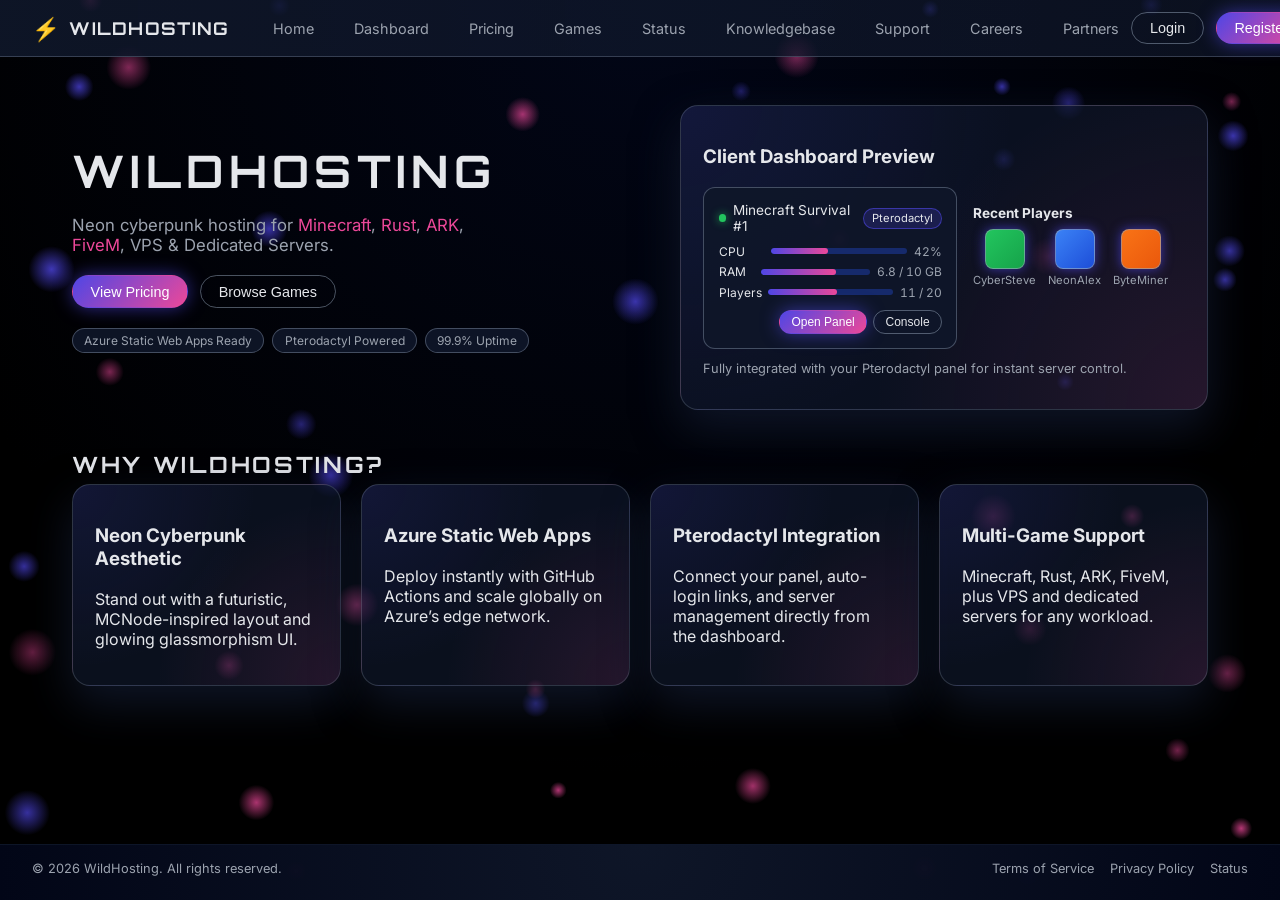
<file: index.html>
<!DOCTYPE html>
<html lang="en">
<head>
  <meta charset="UTF-8" />
  <title>WildHosting - Neon Game Server Hosting</title>
  <meta name="viewport" content="width=device-width, initial-scale=1.0" />
  <meta
    name="description"
    content="WildHosting - Neon cyberpunk hosting for Minecraft, Rust, ARK, FiveM, VPS and Dedicated Servers."
  />
  <link rel="stylesheet" href="styles.css" />
  <link rel="preconnect" href="https://fonts.googleapis.com" />
  <link rel="preconnect" href="https://fonts.gstatic.com" crossorigin />
  <link
    href="https://fonts.googleapis.com/css2?family=Orbitron:wght@400;600;800&family=Inter:wght@300;400;500;600;700&display=swap"
    rel="stylesheet"
  />
</head>
<body>
  <!-- Animated orb background -->
  <canvas id="orbCanvas"></canvas>

  <div class="app-shell">
    <!-- Top navigation -->
    <header class="navbar">
      <div class="nav-left">
        <div class="brand">
          <span class="brand-logo">⚡</span>
          <span class="brand-name">WildHosting</span>
        </div>
        <nav class="nav-links">
          <a href="#home" data-route>Home</a>
          <a href="#dashboard" data-route>Dashboard</a>
          <a href="#pricing" data-route>Pricing</a>
          <a href="#games" data-route>Games</a>
          <a href="#status" data-route>Status</a>
          <a href="#knowledgebase" data-route>Knowledgebase</a>
          <a href="#support" data-route>Support</a>
          <a href="#careers" data-route>Careers</a>
          <a href="#partners" data-route>Partners</a>
      </nav>
      </div>
      <div class="nav-right">
        <button class="btn ghost" id="loginBtn">Login</button>
        <button class="btn primary" id="registerBtn">Register</button>
      </div>
      <button class="nav-toggle" id="navToggle">☰</button>
    </header>

    <!-- Main content (SPA-style pages) -->
    <main id="app">
      <!-- HOME / DASHBOARD LANDING -->
      <section class="page active" id="home">
        <div class="hero">
          <div class="hero-text">
            <h1>WildHosting</h1>
            <p class="hero-subtitle">
              Neon cyberpunk hosting for <span>Minecraft</span>, <span>Rust</span>, <span>ARK</span>, <span>FiveM</span>, VPS & Dedicated Servers.
            </p>
            <div class="hero-actions">
              <button class="btn primary" data-route href="#pricing">View Pricing</button>
              <button class="btn ghost" data-route href="#games">Browse Games</button>
            </div>
            <div class="hero-badges">
              <span class="badge">Azure Static Web Apps Ready</span>
              <span class="badge">Pterodactyl Powered</span>
              <span class="badge">99.9% Uptime</span>
            </div>
          </div>
          <div class="hero-visual">
            <div class="glass-card hero-card">
              <h3>Client Dashboard Preview</h3>
              <div class="hero-dashboard">
                <div class="hero-server">
                  <div class="server-header">
                    <span class="status-dot online"></span>
                    <span>Minecraft Survival #1</span>
                    <span class="tag">Pterodactyl</span>
                  </div>
                  <div class="server-body">
                    <div class="metric">
                      <span>CPU</span>
                      <div class="metric-bar">
                        <div class="metric-fill" style="width: 42%"></div>
                      </div>
                      <span class="metric-value">42%</span>
                    </div>
                    <div class="metric">
                      <span>RAM</span>
                      <div class="metric-bar">
                        <div class="metric-fill" style="width: 68%"></div>
                      </div>
                      <span class="metric-value">6.8 / 10 GB</span>
                    </div>
                    <div class="metric">
                      <span>Players</span>
                      <div class="metric-bar">
                        <div class="metric-fill" style="width: 55%"></div>
                      </div>
                      <span class="metric-value">11 / 20</span>
                    </div>
                  </div>
                  <div class="server-footer">
                    <button class="btn tiny primary">Open Panel</button>
                    <button class="btn tiny ghost">Console</button>
                  </div>
                </div>
                <div class="hero-skins">
                  <h4>Recent Players</h4>
                  <div class="skin-row">
                    <!-- CLIENT DASHBOARD -->
<section class="page" id="dashboard">
  <section class="section">
    <h2 class="section-title">Client Dashboard</h2>
    <p class="section-subtitle">
      Overview of your services, billing, and recent activity.
    </p>

    <div class="grid" style="grid-template-columns: minmax(0,1.4fr) minmax(0,1fr); gap:1.25rem;">
      <!-- Left: Services & Billing -->
      <div class="glass-card">
        <h3>Active Services</h3>
        <table class="tickets-table" style="margin-bottom:1rem;">
          <thead>
            <tr>
              <th>Service</th>
              <th>Location</th>
              <th>Next Due</th>
              <th>Amount</th>
            </tr>
          </thead>
          <tbody>
            <tr>
              <td>Minecraft - Grass Plan</td>
              <td>EU - Amsterdam</td>
              <td>2026-07-01</td>
              <td>€5.99</td>
            </tr>
            <tr>
              <td>Rust - Wasteland</td>
              <td>NA - Dallas</td>
              <td>2026-07-03</td>
              <td>€14.99</td>
            </tr>
          </tbody>
        </table>

        <h3>Billing Summary</h3>
        <div class="grid" style="grid-template-columns: repeat(auto-fit,minmax(140px,1fr)); gap:0.75rem;">
          <div class="glass-card" style="padding:0.7rem 0.8rem;">
            <p style="font-size:0.75rem;color:#9ca3af;margin:0 0 0.25rem;">Current Balance</p>
            <p style="font-size:1.1rem;margin:0;">€0.00</p>
          </div>
          <div class="glass-card" style="padding:0.7rem 0.8rem;">
            <p style="font-size:0.75rem;color:#9ca3af;margin:0 0 0.25rem;">Next Invoice</p>
            <p style="font-size:1.1rem;margin:0;">€20.98</p>
          </div>
          <div class="glass-card" style="padding:0.7rem 0.8rem;">
            <p style="font-size:0.75rem;color:#9ca3af;margin:0 0 0.25rem;">Open Tickets</p>
            <p style="font-size:1.1rem;margin:0;">1</p>
          </div>
        </div>
      </div>

      <!-- Right: Invoices & Payment Methods -->
      <div class="glass-card">
        <h3>Recent Invoices</h3>
        <table class="tickets-table">
          <thead>
            <tr>
              <th>#</th>
              <th>Date</th>
              <th>Total</th>
              <th>Status</th>
            </tr>
          </thead>
          <tbody>
            <tr>
              <td>INV-2041</td>
              <td>2026-06-01</td>
              <td>€20.98</td>
              <td><span class="status-pill status-ok">Paid</span></td>
            </tr>
            <tr>
              <td>INV-2038</td>
              <td>2026-05-01</td>
              <td>€18.99</td>
              <td><span class="status-pill status-ok">Paid</span></td>
            </tr>
          </tbody>
        </table>

        <h3 style="margin-top:1rem;">Payment Methods</h3>
        <div class="grid" style="grid-template-columns: repeat(auto-fit,minmax(140px,1fr)); gap:0.75rem;">
          <div class="glass-card" style="padding:0.7rem 0.8rem;">
            <p style="font-size:0.8rem;margin:0 0 0.25rem;">Visa •••• 4242</p>
            <p style="font-size:0.75rem;color:#9ca3af;margin:0;">Expires 08/28</p>
          </div>
          <div class="glass-card" style="padding:0.7rem 0.8rem;display:flex;align-items:center;justify-content:center;">
            <button class="btn ghost" style="width:100%;">Add Payment Method</button>
          </div>
        </div>
      </div>
    </div>
  </section>

  <!-- Activity -->
  <section class="section">
    <h2 class="section-title">Recent Activity</h2>
    <div class="glass-card">
      <ul style="list-style:none;padding:0;margin:0;font-size:0.8rem;color:#9ca3af;">
        <li>• 2026-06-18 09:12 — Restarted Minecraft Survival #1 via Pterodactyl.</li>
        <li>• 2026-06-17 21:03 — Paid invoice INV-2041.</li>
        <li>• 2026-06-16 18:44 — Opened ticket #1024 (Minecraft TPS issues).</li>
      </ul>
    </div>
  </section>
</section>

                    <!-- Placeholder Minecraft skins (replace with your own images/URLs) -->
                    <div class="skin">
                      <div class="skin-avatar skin1"></div>
                      <span>CyberSteve</span>
                    </div>
                    <div class="skin">
                      <div class="skin-avatar skin2"></div>
                      <span>NeonAlex</span>
                    </div>
                    <div class="skin">
                      <div class="skin-avatar skin3"></div>
                      <span>ByteMiner</span>
                    </div>
                  </div>
                </div>
              </div>
              <p class="hero-note">
                Fully integrated with your Pterodactyl panel for instant server control.
              </p>
            </div>
          </div>
        </div>

        <!-- Quick feature grid -->
        <section class="section">
          <h2 class="section-title">Why WildHosting?</h2>
          <div class="grid features-grid">
            <div class="glass-card">
              <h3>Neon Cyberpunk Aesthetic</h3>
              <p>Stand out with a futuristic, MCNode-inspired layout and glowing glassmorphism UI.</p>
            </div>
            <div class="glass-card">
              <h3>Azure Static Web Apps</h3>
              <p>Deploy instantly with GitHub Actions and scale globally on Azure’s edge network.</p>
            </div>
            <div class="glass-card">
              <h3>Pterodactyl Integration</h3>
              <p>Connect your panel, auto-login links, and server management directly from the dashboard.</p>
            </div>
            <div class="glass-card">
              <h3>Multi-Game Support</h3>
              <p>Minecraft, Rust, ARK, FiveM, plus VPS and dedicated servers for any workload.</p>
            </div>
          </div>
        </section>
      </section>

      <!-- PRICING -->
      <section class="page" id="pricing">
        <section class="section">
          <h2 class="section-title">Pricing</h2>
          <p class="section-subtitle">
            Transparent, simple pricing for every game and workload.
          </p>

          <div class="pricing-tabs">
            <button class="tab-btn active" data-pricing-tab="mc">Minecraft</button>
            <button class="tab-btn" data-pricing-tab="rust">Rust</button>
            <button class="tab-btn" data-pricing-tab="ark">ARK</button>
            <button class="tab-btn" data-pricing-tab="fivem">FiveM</button>
            <button class="tab-btn" data-pricing-tab="vps">VPS</button>
            <button class="tab-btn" data-pricing-tab="dedicated">Dedicated</button>
          </div>

          <div class="pricing-grid" id="pricingGrid">
            <!-- Filled by JS -->
          </div>
        </section>

        <!-- Pricing calculator -->
        <section class="section">
          <h2 class="section-title">Pricing Calculator</h2>
          <div class="glass-card calculator-card">
            <div class="calc-grid">
              <div class="calc-inputs">
                <label>
                  <span>Game</span>
                  <select id="calcGame">
                    <option value="minecraft">Minecraft</option>
                    <option value="rust">Rust</option>
                    <option value="ark">ARK</option>
                    <option value="fivem">FiveM</option>
                    <option value="vps">VPS</option>
                    <option value="dedicated">Dedicated</option>
                  </select>
                </label>
                <label>
                  <span>RAM (GB)</span>
                  <input type="range" id="calcRam" min="2" max="32" value="8" />
                  <span id="calcRamValue">8 GB</span>
                </label>
                <label>
                  <span>Storage (GB)</span>
                  <input type="range" id="calcStorage" min="20" max="500" value="100" />
                  <span id="calcStorageValue">100 GB</span>
                </label>
                <label>
                  <span>Slots / vCores</span>
                  <input type="range" id="calcSlots" min="10" max="200" value="40" />
                  <span id="calcSlotsValue">40</span>
                </label>
              </div>
              <div class="calc-result">
                <h3>Estimated Monthly Price</h3>
                <p class="calc-price"><span id="calcPrice">€14.99</span> / month</p>
                <p class="calc-note">
                  This is an estimate. Final pricing may vary based on location and add-ons.
                </p>
                <button class="btn primary">Continue to Checkout</button>
              </div>
            </div>
          </div>
        </section>
      </section>

      <!-- GAMES / PRODUCTS -->
      <section class="page" id="games">
        <section class="section">
          <h2 class="section-title">Game & Server Hosting</h2>
          <div class="grid games-grid">
            <div class="glass-card game-card">
              <h3>Minecraft</h3>
              <p>Optimized for Paper, Spigot, Fabric, and modpacks. Low latency, DDoS protected.</p>
              <button class="btn primary" data-route href="#pricing">View Plans</button>
            </div>
            <div class="glass-card game-card">
              <h3>Rust</h3>
              <p>High tickrate Rust servers with powerful CPUs and instant mod support.</p>
              <button class="btn primary" data-route href="#pricing">View Plans</button>
            </div>
            <div class="glass-card game-card">
              <h3>ARK</h3>
              <p>Cluster-ready ARK servers with generous storage and backups.</p>
              <button class="btn primary" data-route href="#pricing">View Plans</button>
            </div>
            <div class="glass-card game-card">
              <h3>FiveM</h3>
              <p>Roleplay-ready FiveM servers with blazing fast NVMe storage.</p>
              <button class="btn primary" data-route href="#pricing">View Plans</button>
            </div>
            <div class="glass-card game-card">
              <h3>VPS</h3>
              <p>Flexible Linux VPS for custom game servers, bots, and web apps.</p>
              <button class="btn primary" data-route href="#pricing">View Plans</button>
            </div>
            <div class="glass-card game-card">
              <h3>Dedicated Servers</h3>
              <p>Bare-metal performance for large communities and enterprises.</p>
              <button class="btn primary" data-route href="#pricing">View Plans</button>
            </div>
          </div>
        </section>

        <!-- Pterodactyl integration section -->
        <section class="section">
          <h2 class="section-title">Pterodactyl Panel Integration</h2>
          <div class="grid ptero-grid">
            <div class="glass-card">
              <h3>Single Sign-On (Front-end)</h3>
              <p>
                Link your WildHosting account to your Pterodactyl panel. Use secure tokens or OAuth
                (configured on your backend) to auto-login users into the panel.
              </p>
              <button class="btn ghost">Configure Integration</button>
            </div>
            <div class="glass-card">
              <h3>Server Management</h3>
              <p>
                From the dashboard, open console, restart servers, and view resource usage via
                Pterodactyl’s API (implemented in your backend).
              </p>
              <button class="btn ghost">View API Docs</button>
            </div>
            <div class="glass-card">
              <h3>Panel Shortcuts</h3>
              <p>
                Add direct links to your panel, subdomain, and server list for quick access.
              </p>
              <button class="btn ghost">Open Panel</button>
            </div>
          </div>
        </section>

        <!-- Server location map (stylized) -->
        <section class="section">
          <h2 class="section-title">Global Server Locations</h2>
          <p class="section-subtitle">
            Low latency worldwide with strategically placed data centers.
          </p>
          <div class="glass-card map-card">
            <div class="map">
              <div class="map-point eu">EU</div>
              <div class="map-point na">NA</div>
              <div class="map-point sa">SA</div>
              <div class="map-point asia">AS</div>
              <div class="map-point oce">OC</div>
            </div>
            <div class="map-legend">
              <div><span class="dot eu"></span> Europe (Frankfurt, Amsterdam)</div>
              <div><span class="dot na"></span> North America (New York, Dallas)</div>
              <div><span class="dot sa"></span> South America (São Paulo)</div>
              <div><span class="dot asia"></span> Asia (Singapore, Tokyo)</div>
              <div><span class="dot oce"></span> Oceania (Sydney)</div>
            </div>
          </div>
        </section>

        <!-- Testimonials -->
        <section class="section">
          <h2 class="section-title">Testimonials</h2>
          <div class="grid testimonials-grid">
            <div class="glass-card testimonial">
              <p>“Our Minecraft network saw a 40% ping reduction after moving to WildHosting.”</p>
              <span class="testimonial-name">NeonCraft Network</span>
            </div>
            <div class="glass-card testimonial">
              <p>“The dashboard and Pterodactyl integration make managing Rust servers painless.”</p>
              <span class="testimonial-name">RustRunners</span>
            </div>
            <div class="glass-card testimonial">
              <p>“Support solved our FiveM performance issues in under an hour.”</p>
              <span class="testimonial-name">NightCity RP</span>
            </div>
          </div>
        </section>
      </section>

      <!-- STATUS PAGE -->
      <section class="page" id="status">
        <section class="section">
          <h2 class="section-title">Status</h2>
          <p class="section-subtitle">
            Live overview of our platform health (sample static data).
          </p>
          <div class="grid status-grid">
            <div class="glass-card">
              <h3>Core Platform</h3>
              <div class="status-row">
                <span>API</span><span class="status-pill status-ok">Operational</span>
              </div>
              <div class="status-row">
                <span>Client Dashboard</span><span class="status-pill status-ok">Operational</span>
              </div>
              <div class="status-row">
                <span>Pterodactyl Panel</span><span class="status-pill status-ok">Operational</span>
              </div>
            </div>
            <div class="glass-card">
              <h3>Regions</h3>
              <div class="status-row">
                <span>EU</span><span class="status-pill status-ok">Operational</span>
              </div>
              <div class="status-row">
                <span>NA</span><span class="status-pill status-ok">Operational</span>
              </div>
              <div class="status-row">
                <span>AS</span><span class="status-pill status-minor">Minor Latency</span>
              </div>
            </div>
            <div class="glass-card">
              <h3>History</h3>
              <p>No major incidents reported in the last 30 days.</p>
            </div>
          </div>
        </section>
      </section>

      <!-- KNOWLEDGEBASE -->
      <section class="page" id="knowledgebase">
        <section class="section">
          <h2 class="section-title">Knowledgebase</h2>
          <p class="section-subtitle">
            Guides and articles to help you get started.
          </p>
          <div class="grid kb-grid">
            <div class="glass-card">
              <h3>Getting Started</h3>
              <ul>
                <li>Creating your first Minecraft server</li>
                <li>Connecting your domain</li>
                <li>Using the client dashboard</li>
              </ul>
            </div>
            <div class="glass-card">
              <h3>Pterodactyl Panel</h3>
              <ul>
                <li>Accessing the panel</li>
                <li>Creating SFTP users</li>
                <li>Managing backups</li>
              </ul>
            </div>
            <div class="glass-card">
              <h3>Billing & Accounts</h3>
              <ul>
                <li>Understanding invoices</li>
                <li>Upgrading/downgrading plans</li>
                <li>Canceling a service</li>
              </ul>
            </div>
          </div>
        </section>

        <!-- FAQ -->
        <section class="section">
          <h2 class="section-title">FAQ</h2>
          <div class="faq-list">
            <div class="faq-item">
              <button class="faq-question">
                What payment methods do you accept?
                <span class="faq-toggle">+</span>
              </button>
              <div class="faq-answer">
                We accept major credit cards, PayPal, and select regional payment methods.
              </div>
            </div>
            <div class="faq-item">
              <button class="faq-question">
                Can I migrate my existing server?
                <span class="faq-toggle">+</span>
              </button>
              <div class="faq-answer">
                Yes, our support team can help you migrate from most providers at no extra cost.
              </div>
            </div>
            <div class="faq-item">
              <button class="faq-question">
                Do you offer backups?
                <span class="faq-toggle">+</span>
              </button>
              <div class="faq-answer">
                Automated backups are included on most plans. You can configure frequency in the dashboard.
              </div>
            </div>
          </div>
        </section>
      </section>

      <!-- SUPPORT (Tickets + Contact) -->
      <section class="page" id="support">
        <section class="section">
          <h2 class="section-title">Support Center</h2>
          <div class="grid support-grid">
            <div class="glass-card">
              <h3>Support Tickets</h3>
              <p>View and manage your tickets (sample UI).</p>
              <table class="tickets-table">
                <thead>
                  <tr>
                    <th>ID</th>
                    <th>Subject</th>
                    <th>Status</th>
                    <th>Last Update</th>
                  </tr>
                </thead>
                <tbody>
                  <tr>
                    <td>#1024</td>
                    <td>Minecraft TPS issues</td>
                    <td><span class="status-pill status-ok">Open</span></td>
                    <td>2h ago</td>
                  </tr>
                  <tr>
                    <td>#1019</td>
                    <td>Billing question</td>
                    <td><span class="status-pill status-ok">Resolved</span></td>
                    <td>1d ago</td>
                  </tr>
                </tbody>
              </table>
              <button class="btn primary">Open New Ticket</button>
            </div>

            <div class="glass-card">
              <h3>Contact Us</h3>
              <p>Fully working contact form (front-end). Connect it to your backend or form service.</p>
              <form id="contactForm" class="contact-form">
                <label>
                  <span>Name</span>
                  <input type="text" id="contactName" required />
                </label>
                <label>
                  <span>Email</span>
                  <input type="email" id="contactEmail" required />
                </label>
                <label>
                  <span>Subject</span>
                  <input type="text" id="contactSubject" required />
                </label>
                <label>
                  <span>Message</span>
                  <textarea id="contactMessage" rows="4" required></textarea>
                </label>
                <button type="submit" class="btn primary">Send Message</button>
                <p id="contactStatus" class="contact-status"></p>
              </form>
            </div>
          </div>
        </section>
      </section>

      <!-- CAREERS -->
      <section class="page" id="careers">
        <section class="section">
          <h2 class="section-title">Careers</h2>
          <p class="section-subtitle">
            Join the WildHosting crew and help power the next generation of game servers.
          </p>
          <div class="grid careers-grid">
            <div class="glass-card">
              <h3>Support Engineer</h3>
              <p>Help customers with performance, configuration, and migrations.</p>
              <button class="btn ghost">Apply</button>
            </div>
            <div class="glass-card">
              <h3>DevOps Engineer</h3>
              <p>Build and maintain our Azure and Pterodactyl infrastructure.</p>
              <button class="btn ghost">Apply</button>
            </div>
            <div class="glass-card">
              <h3>Community Manager</h3>
              <p>Grow and support our creator and server owner community.</p>
              <button class="btn ghost">Apply</button>
            </div>
          </div>
        </section>
      </section>

      <!-- PARTNERS / AFFILIATES -->
      <section class="page" id="partners">
        <section class="section">
          <h2 class="section-title">Partners & Affiliates</h2>
          <p class="section-subtitle">
            Earn revenue by promoting WildHosting to your community.
          </p>
          <div class="grid partners-grid">
            <div class="glass-card">
              <h3>Affiliate Program</h3>
              <p>Earn recurring commissions for every active referral.</p>
              <button class="btn primary">Join Program</button>
            </div>
            <div class="glass-card">
              <h3>Creator Sponsorships</h3>
              <p>Custom deals for YouTubers, streamers, and community owners.</p>
              <button class="btn ghost">Apply</button>
            </div>
            <div class="glass-card">
              <h3>Partner Networks</h3>
              <p>Bundle WildHosting with your modpacks, plugins, or communities.</p>
              <button class="btn ghost">Contact Partner Team</button>
            </div>
          </div>
        </section>
      </section>

      <!-- TERMS / PRIVACY (simple pages) -->
      <section class="page" id="terms">
        <section class="section">
          <h2 class="section-title">Terms of Service</h2>
          <div class="glass-card legal-card">
            <p>
              This is placeholder text. Replace with your actual Terms of Service. Include details
              about acceptable use, billing, refunds, and data handling.
            </p>
          </div>
        </section>
      </section>

      <section class="page" id="privacy">
        <section class="section">
          <h2 class="section-title">Privacy Policy</h2>
          <div class="glass-card legal-card">
            <p>
              This is placeholder text. Replace with your actual Privacy Policy. Explain what data
              you collect, how it is used, and how users can request deletion.
            </p>
          </div>
        </section>
      </section>
    </main>

    <!-- FOOTER -->
    <footer class="footer">
      <div class="footer-left">
        <span>© <span id="year"></span> WildHosting. All rights reserved.</span>
      </div>
      <div class="footer-right">
        <a href="#terms" data-route>Terms of Service</a>
        <a href="#privacy" data-route>Privacy Policy</a>
        <a href="#status" data-route>Status</a>
      </div>
    </footer>
  </div>

  <!-- Auth Modals -->
  <div class="modal-overlay" id="authModal">
    <div class="modal">
      <button class="modal-close" id="authClose">×</button>
      <div class="modal-tabs">
        <button class="tab-btn active" data-auth-tab="login">Login</button>
        <button class="tab-btn" data-auth-tab="register">Register</button>
      </div>
      <div class="modal-body">
        <form id="loginForm" class="auth-form active">
          <label>
            <span>Email</span>
            <input type="email" required />
          </label>
          <label>
            <span>Password</span>
            <input type="password" required />
          </label>
          <button type="submit" class="btn primary">Login</button>
        </form>
        <form id="registerForm" class="auth-form">
          <label>
            <span>Email</span>
            <input type="email" required />
          </label>
          <label>
            <span>Password</span>
            <input type="password" required />
          </label>
          <label>
            <span>Confirm Password</span>
            <input type="password" required />
          </label>
          <button type="submit" class="btn primary">Register</button>
        </form>
      </div>
    </div>
  </div>

  <script src="script.js"></script>
</body>
</html>
</file>
<file: styles.css>
:root {
  --bg: #020617;
  --bg-alt: #05091f;
  --accent: #4f46e5;
  --accent-soft: rgba(79, 70, 229, 0.3);
  --accent2: #ec4899;
  --text: #e5e7eb;
  --muted: #9ca3af;
  --danger: #f97373;
  --success: #22c55e;
  --glass: rgba(15, 23, 42, 0.7);
  --border: rgba(148, 163, 184, 0.25);
  --radius-lg: 18px;
  --radius-md: 12px;
  --radius-sm: 8px;
  --shadow-soft: 0 18px 45px rgba(15, 23, 42, 0.9);
}

*,
*::before,
*::after {
  box-sizing: border-box;
}

html,
body {
  margin: 0;
  padding: 0;
  height: 100%;
  font-family: "Inter", system-ui, -apple-system, BlinkMacSystemFont, "Segoe UI",
    sans-serif;
  color: var(--text);
  background: radial-gradient(circle at top, #0f172a 0, #020617 55%, #000 100%);
  overflow-x: hidden;
}

/* Orb canvas background */
#orbCanvas {
  position: fixed;
  inset: 0;
  z-index: 0;
  background: radial-gradient(circle at top, #020617 0, #000 70%);
}

/* App shell */
.app-shell {
  position: relative;
  z-index: 1;
  min-height: 100vh;
  display: flex;
  flex-direction: column;
}

/* Navbar */
.navbar {
  position: sticky;
  top: 0;
  z-index: 10;
  display: flex;
  align-items: center;
  justify-content: space-between;
  padding: 0.75rem 2rem;
  backdrop-filter: blur(18px);
  background: linear-gradient(
    to right,
    rgba(15, 23, 42, 0.9),
    rgba(15, 23, 42, 0.7)
  );
  border-bottom: 1px solid rgba(148, 163, 184, 0.3);
}

.nav-left {
  display: flex;
  align-items: center;
  gap: 2rem;
}

.brand {
  display: flex;
  align-items: center;
  gap: 0.5rem;
  font-family: "Orbitron", sans-serif;
  font-weight: 700;
  letter-spacing: 0.08em;
  text-transform: uppercase;
}

.brand-logo {
  font-size: 1.4rem;
  color: var(--accent2);
}

.brand-name {
  font-size: 1.1rem;
}

.nav-links {
  display: flex;
  gap: 1rem;
}

.nav-links a {
  color: var(--muted);
  text-decoration: none;
  font-size: 0.9rem;
  padding: 0.35rem 0.75rem;
  border-radius: 999px;
  transition: color 0.2s, background 0.2s;
}

.nav-links a:hover {
  color: var(--text);
  background: rgba(15, 23, 42, 0.9);
}

.nav-right {
  display: flex;
  gap: 0.75rem;
}

.nav-toggle {
  display: none;
  background: none;
  border: none;
  color: var(--text);
  font-size: 1.4rem;
}

/* Buttons */
.btn {
  border-radius: 999px;
  border: 1px solid transparent;
  padding: 0.45rem 1.1rem;
  font-size: 0.9rem;
  cursor: pointer;
  font-weight: 500;
  transition: background 0.2s, color 0.2s, border-color 0.2s, transform 0.1s;
}

.btn.primary {
  background: linear-gradient(135deg, var(--accent), var(--accent2));
  color: white;
  box-shadow: 0 0 18px rgba(79, 70, 229, 0.6);
}

.btn.primary:hover {
  transform: translateY(-1px);
  box-shadow: 0 0 24px rgba(79, 70, 229, 0.9);
}

.btn.ghost {
  background: transparent;
  color: var(--text);
  border-color: rgba(148, 163, 184, 0.5);
}

.btn.ghost:hover {
  background: rgba(15, 23, 42, 0.9);
}

.btn.tiny {
  padding: 0.25rem 0.7rem;
  font-size: 0.75rem;
}

/* Main layout */
main#app {
  flex: 1;
  padding: 1.5rem 2rem 3rem;
  max-width: 1200px;
  margin: 0 auto;
}

/* Pages */
.page {
  display: none;
  animation: fadeIn 0.4s ease-out;
}

.page.active {
  display: block;
}

/* Hero */
.hero {
  display: grid;
  grid-template-columns: minmax(0, 1.2fr) minmax(0, 1.1fr);
  gap: 2rem;
  margin-top: 1.5rem;
  margin-bottom: 2.5rem;
}

.hero-text h1 {
  font-family: "Orbitron", sans-serif;
  font-size: 2.8rem;
  letter-spacing: 0.12em;
  text-transform: uppercase;
  margin-bottom: 0.75rem;
}

.hero-subtitle {
  font-size: 1.05rem;
  color: var(--muted);
  max-width: 28rem;
}

.hero-subtitle span {
  color: var(--accent2);
}

.hero-actions {
  margin-top: 1.25rem;
  display: flex;
  gap: 0.75rem;
}

.hero-badges {
  margin-top: 1.25rem;
  display: flex;
  flex-wrap: wrap;
  gap: 0.5rem;
}

.badge {
  font-size: 0.75rem;
  padding: 0.25rem 0.7rem;
  border-radius: 999px;
  border: 1px solid rgba(148, 163, 184, 0.4);
  background: rgba(15, 23, 42, 0.9);
  color: var(--muted);
}

.hero-visual {
  display: flex;
  align-items: stretch;
}

.hero-card {
  width: 100%;
}

/* Glass cards */
.glass-card {
  background: radial-gradient(circle at top left, rgba(79, 70, 229, 0.12), transparent 55%),
    radial-gradient(circle at bottom right, rgba(236, 72, 153, 0.12), transparent 55%),
    var(--glass);
  border-radius: var(--radius-lg);
  border: 1px solid var(--border);
  box-shadow: var(--shadow-soft);
  padding: 1.25rem 1.4rem;
  position: relative;
  overflow: hidden;
}

.glass-card::before {
  content: "";
  position: absolute;
  inset: 0;
  background: linear-gradient(
    135deg,
    rgba(79, 70, 229, 0.2),
    rgba(236, 72, 153, 0.2)
  );
  opacity: 0;
  mix-blend-mode: screen;
  pointer-events: none;
  transition: opacity 0.3s;
}

.glass-card:hover::before {
  opacity: 0.25;
}

/* Hero dashboard */
.hero-dashboard {
  display: grid;
  grid-template-columns: minmax(0, 1.2fr) minmax(0, 1fr);
  gap: 1rem;
}

.hero-server {
  background: rgba(15, 23, 42, 0.9);
  border-radius: var(--radius-md);
  padding: 0.9rem;
  border: 1px solid rgba(148, 163, 184, 0.4);
}

.server-header {
  display: flex;
  align-items: center;
  justify-content: space-between;
  font-size: 0.85rem;
  margin-bottom: 0.6rem;
}

.status-dot {
  width: 8px;
  height: 8px;
  border-radius: 999px;
  display: inline-block;
  margin-right: 0.4rem;
}

.status-dot.online {
  background: var(--success);
  box-shadow: 0 0 8px rgba(34, 197, 94, 0.8);
}

.tag {
  font-size: 0.7rem;
  padding: 0.15rem 0.5rem;
  border-radius: 999px;
  background: rgba(79, 70, 229, 0.2);
  border: 1px solid rgba(79, 70, 229, 0.6);
}

.metric {
  display: grid;
  grid-template-columns: 1fr 3fr auto;
  align-items: center;
  gap: 0.4rem;
  font-size: 0.75rem;
  margin-bottom: 0.35rem;
}

.metric-bar {
  height: 6px;
  border-radius: 999px;
  background: rgba(30, 64, 175, 0.5);
  overflow: hidden;
}

.metric-fill {
  height: 100%;
  border-radius: 999px;
  background: linear-gradient(90deg, var(--accent), var(--accent2));
}

.metric-value {
  font-variant-numeric: tabular-nums;
  color: var(--muted);
}

.server-footer {
  display: flex;
  justify-content: flex-end;
  gap: 0.4rem;
  margin-top: 0.6rem;
}

.hero-skins h4 {
  font-size: 0.85rem;
  margin-bottom: 0.5rem;
}

.skin-row {
  display: flex;
  gap: 0.75rem;
}

.skin {
  display: flex;
  flex-direction: column;
  align-items: center;
  font-size: 0.7rem;
  color: var(--muted);
}

.skin-avatar {
  width: 40px;
  height: 40px;
  border-radius: 8px;
  background-size: cover;
  background-position: center;
  border: 1px solid rgba(148, 163, 184, 0.6);
  box-shadow: 0 0 12px rgba(79, 70, 229, 0.7);
  margin-bottom: 0.25rem;
}

/* Placeholder skin backgrounds (replace with your own images) */
.skin1 {
  background-image: linear-gradient(135deg, #22c55e, #16a34a);
}
.skin2 {
  background-image: linear-gradient(135deg, #3b82f6, #1d4ed8);
}
.skin3 {
  background-image: linear-gradient(135deg, #f97316, #ea580c);
}

.hero-note {
  margin-top: 0.75rem;
  font-size: 0.8rem;
  color: var(--muted);
}

/* Sections */
.section {
  margin-bottom: 2.5rem;
}

.section-title {
  font-family: "Orbitron", sans-serif;
  font-size: 1.4rem;
  text-transform: uppercase;
  letter-spacing: 0.12em;
  margin-bottom: 0.4rem;
}

.section-subtitle {
  color: var(--muted);
  font-size: 0.9rem;
  margin-bottom: 1.2rem;
}

/* Grids */
.grid {
  display: grid;
  gap: 1.25rem;
}

.features-grid {
  grid-template-columns: repeat(auto-fit, minmax(220px, 1fr));
}

.games-grid {
  grid-template-columns: repeat(auto-fit, minmax(220px, 1fr));
}

.ptero-grid {
  grid-template-columns: repeat(auto-fit, minmax(240px, 1fr));
}

.testimonials-grid {
  grid-template-columns: repeat(auto-fit, minmax(240px, 1fr));
}

.status-grid {
  grid-template-columns: repeat(auto-fit, minmax(260px, 1fr));
}

.kb-grid {
  grid-template-columns: repeat(auto-fit, minmax(240px, 1fr));
}

.support-grid {
  grid-template-columns: minmax(0, 1.2fr) minmax(0, 1.1fr);
}

.careers-grid,
.partners-grid {
  grid-template-columns: repeat(auto-fit, minmax(240px, 1fr));
}

/* Pricing */
.pricing-tabs {
  display: flex;
  flex-wrap: wrap;
  gap: 0.5rem;
  margin-bottom: 1rem;
}

.pricing-grid {
  display: grid;
  grid-template-columns: repeat(auto-fit, minmax(220px, 1fr));
  gap: 1.25rem;
}

.tab-btn {
  border-radius: 999px;
  border: 1px solid rgba(148, 163, 184, 0.5);
  background: rgba(15, 23, 42, 0.9);
  color: var(--muted);
  padding: 0.35rem 0.9rem;
  font-size: 0.8rem;
  cursor: pointer;
  transition: background 0.2s, color 0.2s, border-color 0.2s;
}

.tab-btn.active {
  color: var(--text);
  border-color: var(--accent2);
  background: radial-gradient(circle at top, rgba(79, 70, 229, 0.4), rgba(15, 23, 42, 0.9));
}

/* Calculator */
.calculator-card {
  margin-top: 1rem;
}

.calc-grid {
  display: grid;
  grid-template-columns: minmax(0, 1.2fr) minmax(0, 1fr);
  gap: 1.5rem;
}

.calc-inputs label {
  display: block;
  font-size: 0.8rem;
  margin-bottom: 0.9rem;
}

.calc-inputs span {
  display: block;
  margin-bottom: 0.25rem;
  color: var(--muted);
}

.calc-inputs input[type="range"] {
  width: 100%;
}

.calc-inputs select,
.calc-inputs input,
.calc-inputs textarea {
  width: 100%;
  border-radius: var(--radius-sm);
  border: 1px solid rgba(148, 163, 184, 0.5);
  background: rgba(15, 23, 42, 0.9);
  color: var(--text);
  padding: 0.4rem 0.5rem;
  font-size: 0.85rem;
}

.calc-result {
  border-radius: var(--radius-md);
  border: 1px solid rgba(79, 70, 229, 0.6);
  background: radial-gradient(circle at top, rgba(79, 70, 229, 0.25), rgba(15, 23, 42, 0.95));
  padding: 1rem;
}

.calc-price {
  font-size: 1.6rem;
  margin: 0.4rem 0 0.6rem;
}

.calc-price span {
  color: var(--accent2);
  font-weight: 700;
}

.calc-note {
  font-size: 0.8rem;
  color: var(--muted);
  margin-bottom: 0.8rem;
}

/* Map */
.map-card {
  display: grid;
  grid-template-columns: minmax(0, 1.4fr) minmax(0, 1fr);
  gap: 1rem;
}

.map {
  position: relative;
  border-radius: var(--radius-md);
  border: 1px solid rgba(148, 163, 184, 0.5);
  background: radial-gradient(circle at center, #020617, #000);
  height: 220px;
  overflow: hidden;
}

.map::before {
  content: "";
  position: absolute;
  inset: 15%;
  border-radius: 999px;
  border: 1px dashed rgba(148, 163, 184, 0.4);
}

.map-point {
  position: absolute;
  width: 18px;
  height: 18px;
  border-radius: 999px;
  background: var(--accent);
  box-shadow: 0 0 18px rgba(79, 70, 229, 0.9);
  display: flex;
  align-items: center;
  justify-content: center;
  font-size: 0.7rem;
}

.map-point.eu {
  top: 30%;
  left: 45%;
}
.map-point.na {
  top: 35%;
  left: 25%;
}
.map-point.sa {
  top: 60%;
  left: 30%;
}
.map-point.asia {
  top: 40%;
  left: 65%;
}
.map-point.oce {
  top: 65%;
  left: 75%;
}

.map-legend {
  font-size: 0.8rem;
  color: var(--muted);
  display: flex;
  flex-direction: column;
  gap: 0.35rem;
}

.map-legend .dot {
  display: inline-block;
  width: 10px;
  height: 10px;
  border-radius: 999px;
  margin-right: 0.4rem;
}

.map-legend .dot.eu {
  background: #22c55e;
}
.map-legend .dot.na {
  background: #3b82f6;
}
.map-legend .dot.sa {
  background: #f97316;
}
.map-legend .dot.asia {
  background: #eab308;
}
.map-legend .dot.oce {
  background: #ec4899;
}

/* Testimonials */
.testimonial p {
  font-size: 0.9rem;
  margin-bottom: 0.6rem;
}

.testimonial-name {
  font-size: 0.8rem;
  color: var(--muted);
}

/* Status */
.status-row {
  display: flex;
  justify-content: space-between;
  font-size: 0.8rem;
  margin-bottom: 0.4rem;
}

.status-pill {
  border-radius: 999px;
  padding: 0.1rem 0.6rem;
  font-size: 0.7rem;
}

.status-ok {
  background: rgba(34, 197, 94, 0.15);
  color: #4ade80;
}

.status-minor {
  background: rgba(234, 179, 8, 0.15);
  color: #facc15;
}

/* FAQ */
.faq-list {
  display: flex;
  flex-direction: column;
  gap: 0.5rem;
}

.faq-item {
  border-radius: var(--radius-md);
  border: 1px solid rgba(148, 163, 184, 0.4);
  background: rgba(15, 23, 42, 0.9);
  overflow: hidden;
}

.faq-question {
  width: 100%;
  background: none;
  border: none;
  color: var(--text);
  padding: 0.7rem 0.9rem;
  text-align: left;
  display: flex;
  justify-content: space-between;
  align-items: center;
  cursor: pointer;
  font-size: 0.85rem;
}

.faq-answer {
  padding: 0 0.9rem 0.7rem;
  font-size: 0.8rem;
  color: var(--muted);
  display: none;
}

.faq-item.open .faq-answer {
  display: block;
}

.faq-item.open .faq-toggle {
  transform: rotate(45deg);
}

/* Support / Contact */
.tickets-table {
  width: 100%;
  border-collapse: collapse;
  font-size: 0.8rem;
  margin-bottom: 0.7rem;
}

.tickets-table th,
.tickets-table td {
  padding: 0.4rem 0.5rem;
  border-bottom: 1px solid rgba(30, 64, 175, 0.5);
}

.contact-form label {
  display: block;
  font-size: 0.8rem;
  margin-bottom: 0.7rem;
}

.contact-form span {
  display: block;
  margin-bottom: 0.25rem;
  color: var(--muted);
}

.contact-form input,
.contact-form textarea {
  width: 100%;
  border-radius: var(--radius-sm);
  border: 1px solid rgba(148, 163, 184, 0.5);
  background: rgba(15, 23, 42, 0.9);
  color: var(--text);
  padding: 0.4rem 0.5rem;
  font-size: 0.85rem;
}

.contact-status {
  font-size: 0.8rem;
  margin-top: 0.4rem;
}

/* Legal */
.legal-card {
  font-size: 0.85rem;
  color: var(--muted);
}

/* Footer */
.footer {
  padding: 1rem 2rem 1.5rem;
  display: flex;
  justify-content: space-between;
  font-size: 0.8rem;
  color: var(--muted);
  border-top: 1px solid rgba(15, 23, 42, 0.9);
  background: radial-gradient(circle at top, rgba(15, 23, 42, 0.95), #020617);
}

.footer-right a {
  color: var(--muted);
  text-decoration: none;
  margin-left: 0.75rem;
}

.footer-right a:hover {
  color: var(--text);
}

/* Modal */
.modal-overlay {
  position: fixed;
  inset: 0;
  background: rgba(15, 23, 42, 0.85);
  display: none;
  align-items: center;
  justify-content: center;
  z-index: 20;
}

.modal-overlay.active {
  display: flex;
}

.modal {
  background: var(--glass);
  border-radius: var(--radius-lg);
  border: 1px solid var(--border);
  box-shadow: var(--shadow-soft);
  padding: 1.2rem 1.4rem;
  width: 320px;
  position: relative;
}

.modal-close {
  position: absolute;
  top: 0.4rem;
  right: 0.6rem;
  background: none;
  border: none;
  color: var(--muted);
  font-size: 1.2rem;
  cursor: pointer;
}

.modal-tabs {
  display: flex;
  gap: 0.5rem;
  margin-bottom: 0.8rem;
}

.modal-tabs .tab-btn {
  flex: 1;
  text-align: center;
}

.modal-body {
  font-size: 0.85rem;
}

.auth-form {
  display: none;
}

.auth-form.active {
  display: block;
}

.auth-form label {
  display: block;
  margin-bottom: 0.7rem;
}

.auth-form span {
  display: block;
  margin-bottom: 0.25rem;
  color: var(--muted);
}

.auth-form input {
  width: 100%;
  border-radius: var(--radius-sm);
  border: 1px solid rgba(148, 163, 184, 0.5);
  background: rgba(15, 23, 42, 0.9);
  color: var(--text);
  padding: 0.4rem 0.5rem;
}

/* Animations */
@keyframes fadeIn {
  from {
    opacity: 0;
    transform: translateY(6px);
  }
  to {
    opacity: 1;
    transform: translateY(0);
  }
}

/* Responsive */
@media (max-width: 900px) {
  main#app {
    padding: 1.2rem 1.2rem 2.5rem;
  }

  .hero {
    grid-template-columns: minmax(0, 1fr);
  }

  .support-grid,
  .map-card,
  .calc-grid {
    grid-template-columns: minmax(0, 1fr);
  }

  .navbar {
    padding: 0.6rem 1.2rem;
  }

  .nav-links {
    display: none;
    position: absolute;
    top: 3.1rem;
    left: 0;
    right: 0;
    padding: 0.75rem 1.2rem 1rem;
    background: rgba(15, 23, 42, 0.98);
    flex-direction: column;
    gap: 0.4rem;
  }

  .nav-links.open {
    display: flex;
  }

  .nav-toggle {
    display: block;
  }

  .nav-right {
    display: none;
  }

  .footer {
    padding-inline: 1.2rem;
    flex-direction: column;
    gap: 0.4rem;
  }
}
</file>
